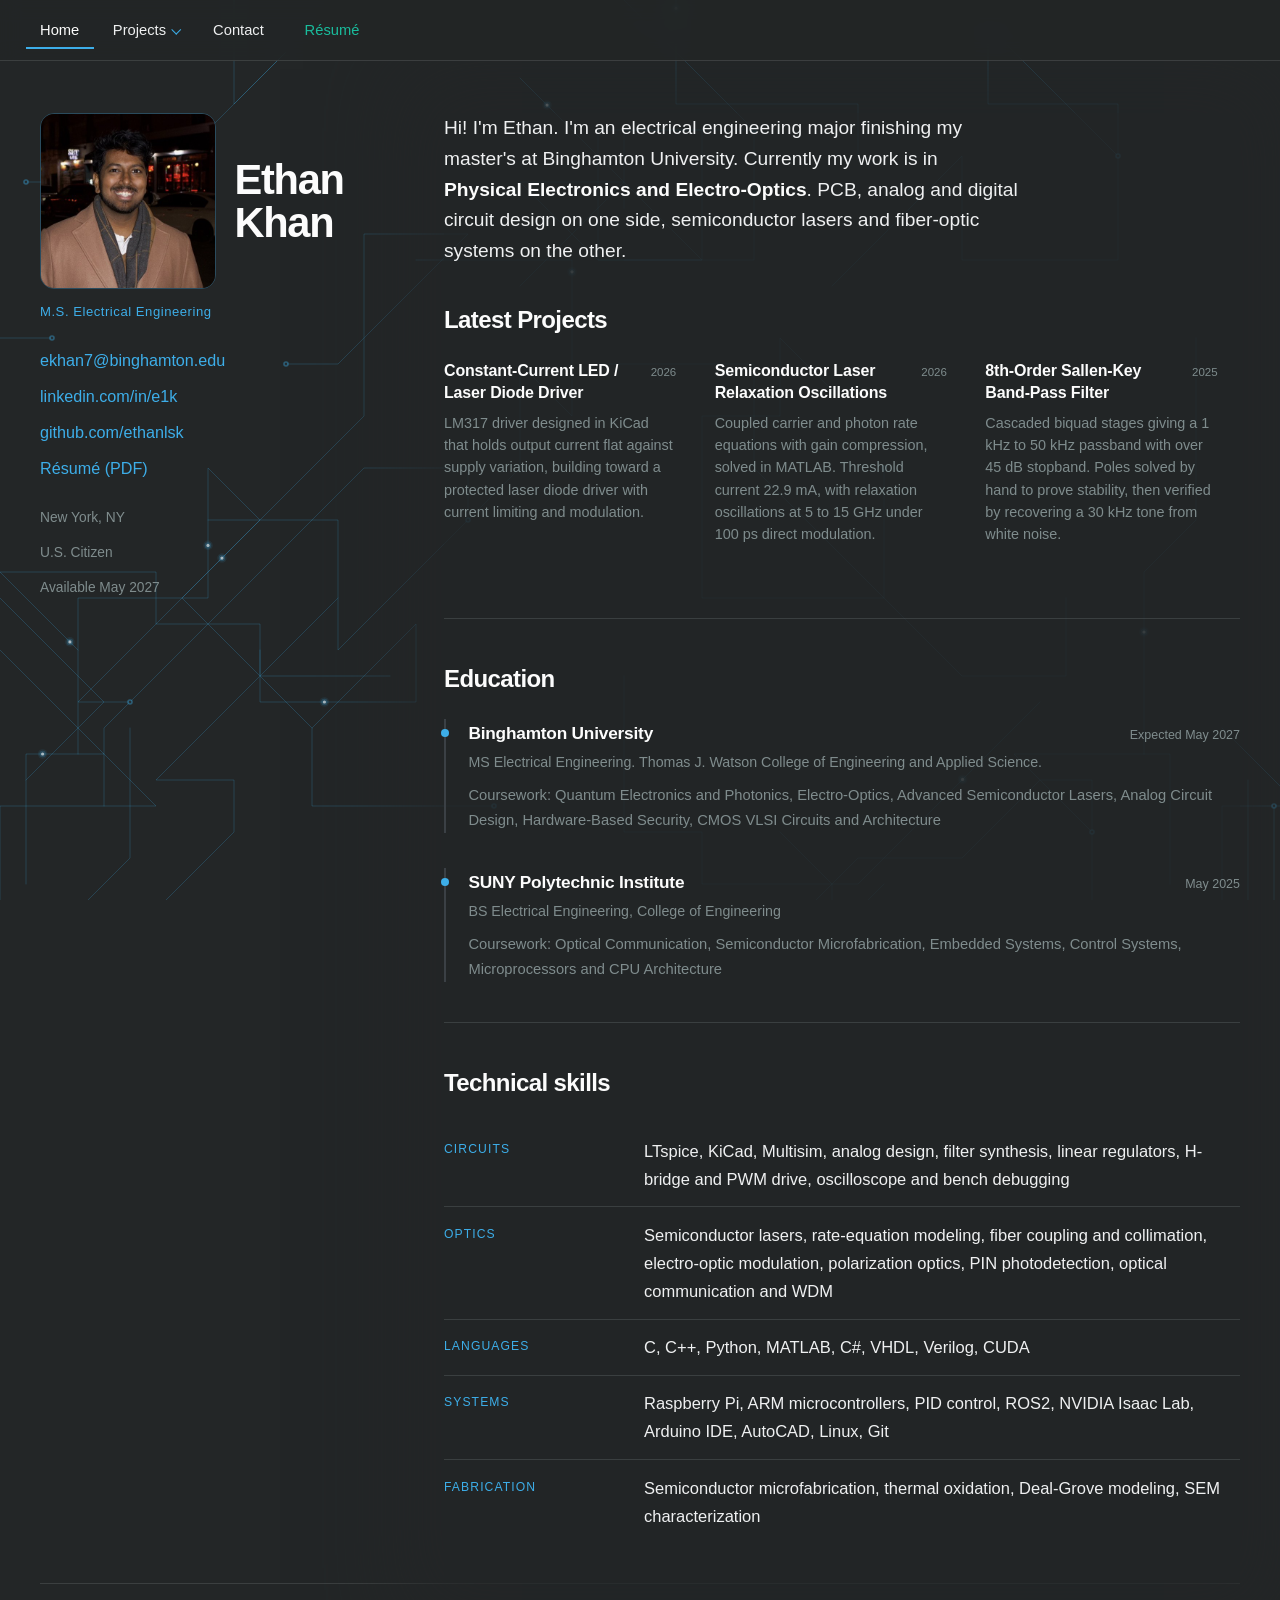
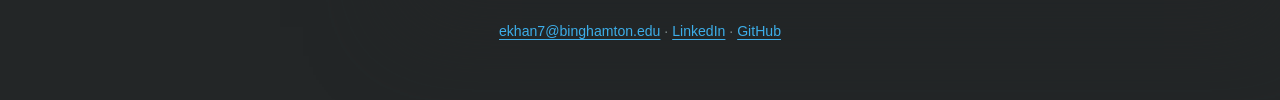
<file: index.html>
<!doctype html>
<html lang="en">
<script>
  // Arm the scroll-reveal styles. If site.js never runs, disarm them after a
  // beat so the figures can never be left permanently invisible.
  document.documentElement.className += " js";
  setTimeout(function () {
    if (!window.__revealArmed) {
      document.documentElement.className =
        document.documentElement.className.replace(/\bjs\b/, "");
    }
  }, 2500);
</script>
<head>
<meta charset="utf-8">
<meta name="viewport" content="width=device-width, initial-scale=1">
<title>Ethan Khan | Electrical Engineer</title>
<meta name="description" content="Ethan Khan, MS Electrical Engineering at Binghamton University. Electronics and optics: analog circuit design, semiconductor lasers, and embedded systems.">
<!-- Root-relative, and a real /favicon.ico: Safari falls back to that path and
     was not picking up a 330x334 PNG referenced relatively. -->
<link rel="icon" href="favicon.ico" sizes="any">
<link rel="icon" type="image/png" sizes="32x32" href="assets/icon-32.png">
<link rel="icon" type="image/png" sizes="192x192" href="assets/icon-192.png">
<link rel="apple-touch-icon" sizes="180x180" href="apple-touch-icon.png">
<link rel="preconnect" href="https://api.fontshare.com" crossorigin>
<link rel="preconnect" href="https://cdn.fontshare.com" crossorigin>
<link rel="stylesheet" href="https://api.fontshare.com/v2/css?f%5B%5D=ranade@400,500,700&display=swap">
<link rel="stylesheet" href="style.css">
</head>
<body class="home-page">
<canvas id="bg" aria-hidden="true"></canvas>

<header class="site-header">
  <div class="wrap wide">
    <nav class="tabs">
      <a href="/" class="active">Home</a>
      <details class="navdrop">
        <summary>Projects</summary>
        <div class="navmenu">
          <a href="/projects">All projects</a>
          <div class="sep"></div>
          <a href="/projects#optics">Optics &amp; Photonics</a>
          <a href="/projects#circuits">Circuits &amp; Power</a>
          <a href="/projects#robotics">Robotics &amp; Embedded</a>
          <a href="/projects#semiconductors">Semiconductors &amp; Fabrication</a>
        </div>
      </details>
      <a href="/contact">Contact</a>
      <a class="btn btn-sm ice" href="resume.pdf">Résumé</a>
    </nav>
  </div>
</header>

<div class="wrap wide has-meta">

  <div class="split">

    <!-- ---------------- left: name and contact ---------------- -->
    <aside class="identity">
      <div class="id-head">
        <img class="headshot" src="assets/headshot.jpg" width="82" height="82"
             alt="Ethan Khan">
        <h1><span>Ethan</span> <span>Khan</span></h1>
      </div>
      <p class="id-role">M.S. Electrical Engineering</p>

      <!-- Wrapped so the mobile breakpoint can move the whole block below the
           content; on a phone this is 320px of metadata nobody scrolls past. -->
      <div class="id-meta">
        <ul class="contact">
          <li><a href="mailto:ekhan7@binghamton.edu">ekhan7@binghamton.edu</a></li>
          <li><a href="https://www.linkedin.com/in/e1k/">linkedin.com/in/e1k</a></li>
          <li><a href="https://github.com/ethanlsk">github.com/ethanlsk</a></li>
          <li><a href="resume.pdf">Résumé (PDF)</a></li>
        </ul>

        <ul class="vitals">
          <li>New York, NY</li>
          <li>U.S. Citizen</li>
          <li>Available May 2027</li>
        </ul>

      </div>
    </aside>

    <!-- ---------------- right: content ---------------- -->
    <div class="maincol">

      <p class="lede">
        Hi! I'm Ethan. I'm an electrical engineering major finishing my master's at Binghamton
        University. Currently my work is in <strong>Physical Electronics and Electro-Optics</strong>.
        PCB, analog and digital circuit design on one side, semiconductor lasers and fiber-optic
        systems on the other.
      </p>

      <section class="first">
        <h2>Latest Projects</h2>

        <div class="proj-grid">

          <a class="proj" href="/projects/lm317-driver">
            <div class="proj-top">
              <span class="proj-name">Constant-Current LED / Laser Diode Driver</span>
              <span class="proj-when">2026</span>
            </div>
            <p class="proj-what">
              LM317 driver designed in KiCad that holds output current flat against supply
              variation, building toward a protected laser diode driver with current limiting
              and modulation.
            </p>
            <span class="proj-area">Circuits &amp; Power</span>
          </a>

          <a class="proj" href="/projects/laser-relaxation">
            <div class="proj-top">
              <span class="proj-name">Semiconductor Laser Relaxation Oscillations</span>
              <span class="proj-when">2026</span>
            </div>
            <p class="proj-what">
              Coupled carrier and photon rate equations with gain compression, solved in MATLAB.
              Threshold current 22.9 mA, with relaxation oscillations at 5 to 15 GHz under 100 ps
              direct modulation.
            </p>
            <span class="proj-area">Optics &amp; Photonics</span>
          </a>

          <a class="proj" href="/projects/sallen-key-filter">
            <div class="proj-top">
              <span class="proj-name">8th-Order Sallen-Key Band-Pass Filter</span>
              <span class="proj-when">2025</span>
            </div>
            <p class="proj-what">
              Cascaded biquad stages giving a 1 kHz to 50 kHz passband with over 45 dB stopband.
              Poles solved by hand to prove stability, then verified by recovering a 30 kHz tone
              from white noise.
            </p>
            <span class="proj-area">Circuits &amp; Power</span>
          </a>

        </div>
      </section>

      <section>
        <h2>Education</h2>

        <div class="role">
          <div class="role-head">
            <h3>Binghamton University</h3>
            <span class="meta">Expected May 2027</span>
          </div>
          <p class="where">
            MS Electrical Engineering.
            Thomas J. Watson College of Engineering and Applied Science.
          </p>
          <p class="coursework">
            Coursework: Quantum Electronics and Photonics, Electro-Optics, Advanced Semiconductor
            Lasers, Analog Circuit Design, Hardware-Based Security, CMOS VLSI Circuits and Architecture
          </p>
        </div>

        <div class="role">
          <div class="role-head">
            <h3>SUNY Polytechnic Institute</h3>
            <span class="meta">May 2025</span>
          </div>
          <p class="where">BS Electrical Engineering, College of Engineering</p>
          <p class="coursework">
            Coursework: Optical Communication, Semiconductor Microfabrication, Embedded Systems,
            Control Systems, Microprocessors and CPU Architecture
          </p>
        </div>
      </section>

      <section>
        <h2>Technical skills</h2>
        <dl style="margin:0">
          <div class="skill-line">
            <dt>Circuits</dt>
            <dd>LTspice, KiCad, Multisim, analog design, filter synthesis, linear regulators,
                H-bridge and PWM drive, oscilloscope and bench debugging</dd>
          </div>
          <div class="skill-line">
            <dt>Optics</dt>
            <dd>Semiconductor lasers, rate-equation modeling, fiber coupling and collimation,
                electro-optic modulation, polarization optics, PIN photodetection, optical
                communication and WDM</dd>
          </div>
          <div class="skill-line">
            <dt>Languages</dt>
            <dd>C, C++, Python, MATLAB, C#, VHDL, Verilog, CUDA</dd>
          </div>
          <div class="skill-line">
            <dt>Systems</dt>
            <dd>Raspberry Pi, ARM microcontrollers, PID control, ROS2, NVIDIA Isaac Lab, Arduino IDE,
                AutoCAD, Linux, Git</dd>
          </div>
          <div class="skill-line">
            <dt>Fabrication</dt>
            <dd>Semiconductor microfabrication, thermal oxidation, Deal-Grove modeling, SEM
                characterization</dd>
          </div>
        </dl>
      </section>

    </div>
  </div>

  <footer>
    <p>
      <a href="mailto:ekhan7@binghamton.edu">ekhan7@binghamton.edu</a> ·
      <a href="https://www.linkedin.com/in/e1k/">LinkedIn</a> ·
      <a href="https://github.com/ethanlsk">GitHub</a>
    </p>
  </footer>

</div>
<script src="background.js"></script>
<script src="site.js"></script>
</body>
</html>
</file>
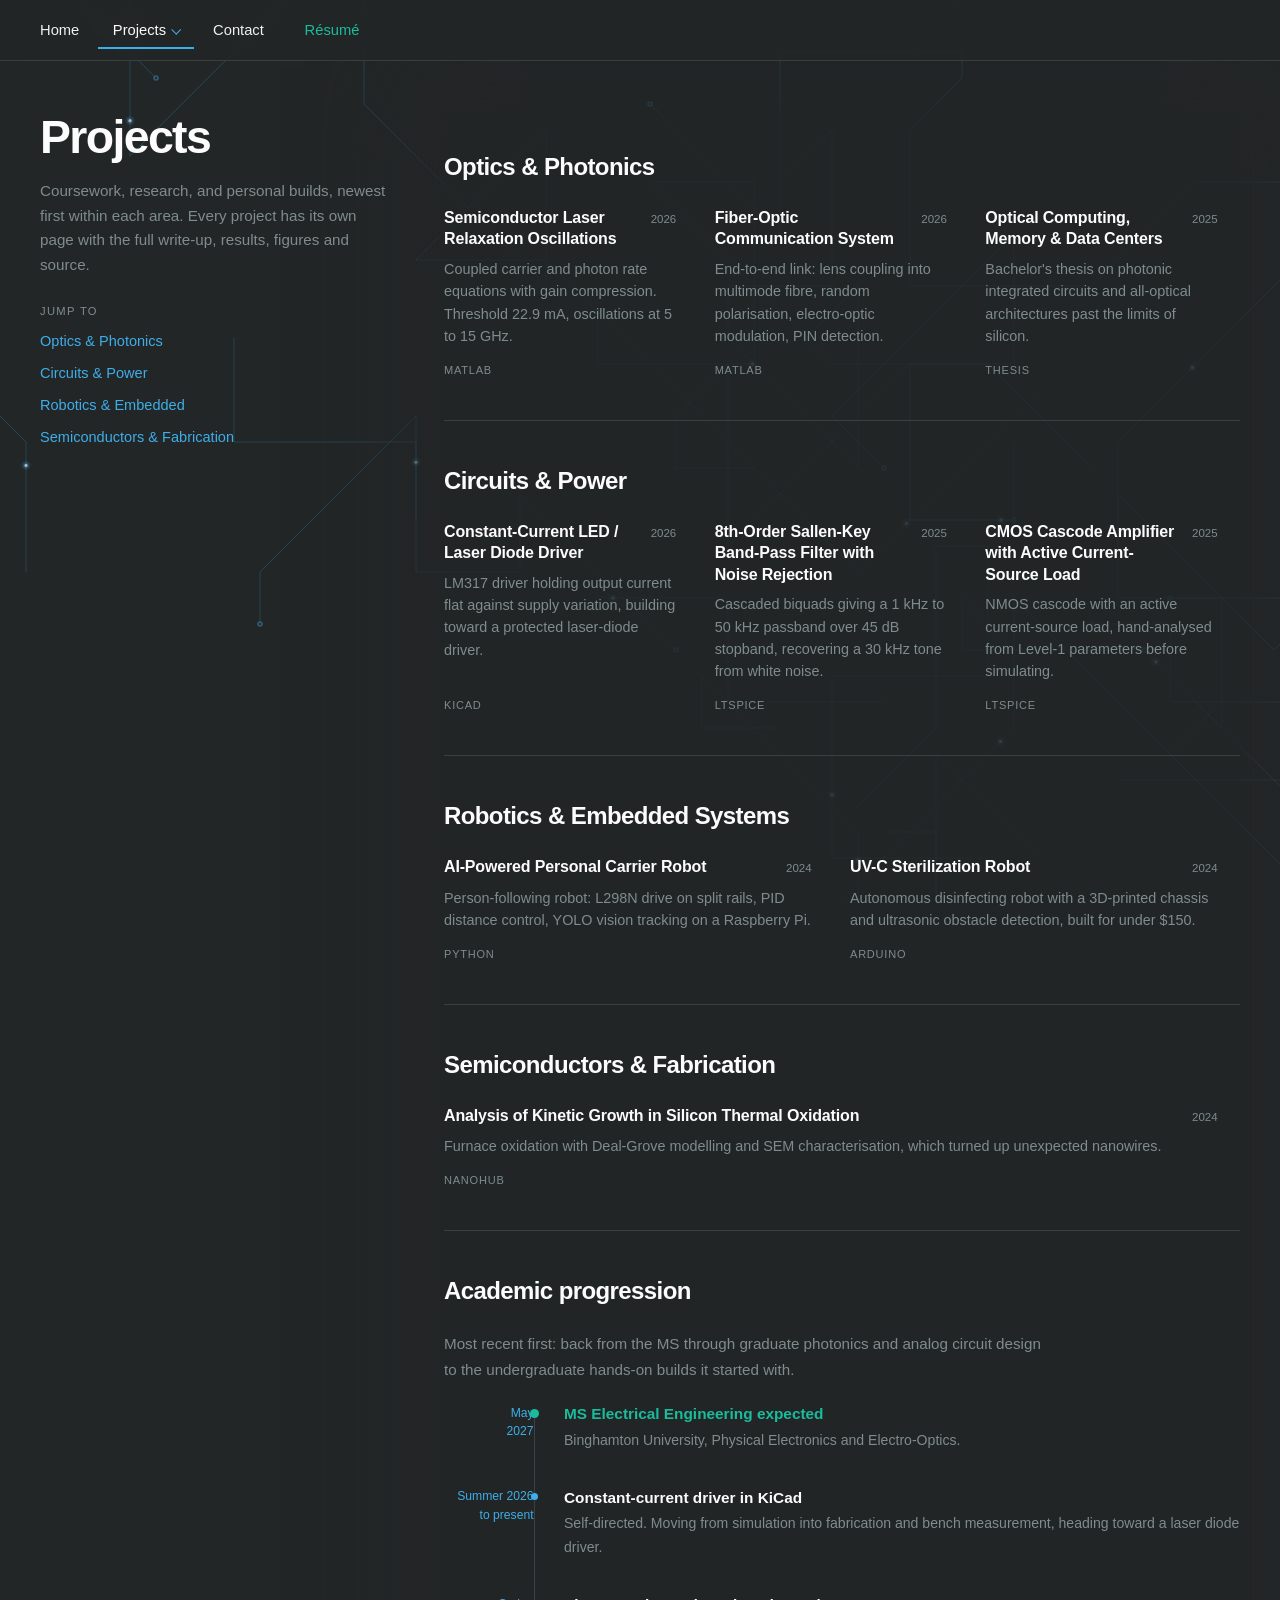
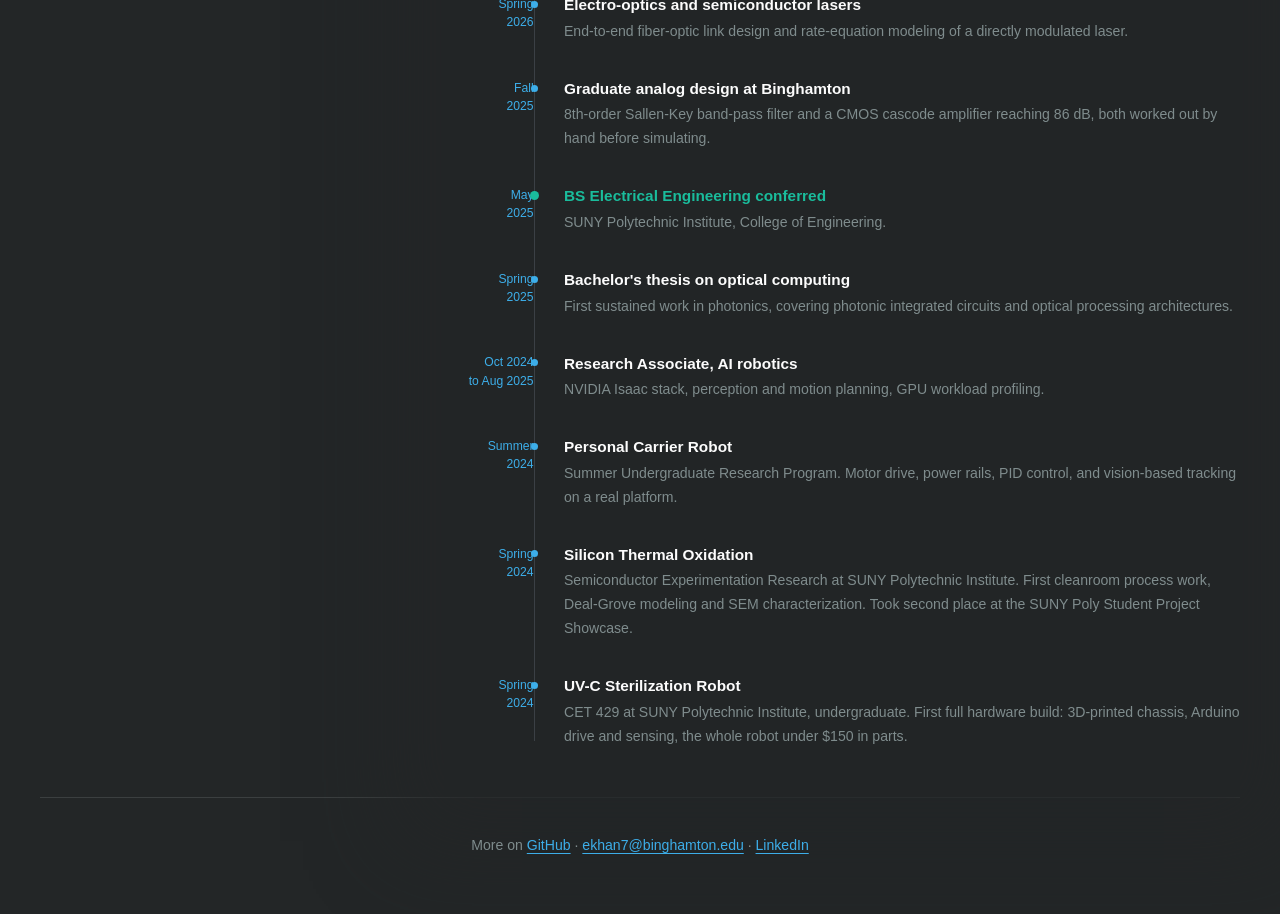
<file: projects/index.html>
<!doctype html>
<html lang="en">
<head>
<meta charset="utf-8">
<meta name="viewport" content="width=device-width, initial-scale=1">
<title>Projects | Ethan Khan</title>
<meta name="description" content="Engineering projects by Ethan Khan: optics and photonics, analog circuits and power, robotics and embedded systems, semiconductor fabrication.">
<link rel="canonical" href="https://ethanlsk.com/projects">

<meta property="og:type" content="website">
<meta property="og:site_name" content="Ethan Khan">
<meta property="og:title" content="Projects | Ethan Khan">
<meta property="og:description" content="Engineering projects by Ethan Khan: optics and photonics, analog circuits and power, robotics and embedded systems, semiconductor fabrication.">
<meta property="og:url" content="https://ethanlsk.com/projects">
<meta property="og:image" content="https://ethanlsk.com/assets/laser-three-panel.jpg">
<meta name="twitter:card" content="summary_large_image">

<link rel="icon" href="../favicon.ico" sizes="any">
<link rel="icon" type="image/png" sizes="32x32" href="../assets/icon-32.png">
<link rel="icon" type="image/png" sizes="192x192" href="../assets/icon-192.png">
<link rel="apple-touch-icon" sizes="180x180" href="../apple-touch-icon.png">
<link rel="preconnect" href="https://api.fontshare.com" crossorigin>
<link rel="preconnect" href="https://cdn.fontshare.com" crossorigin>
<link rel="stylesheet" href="https://api.fontshare.com/v2/css?f%5B%5D=ranade@400,500,700&display=swap">
<link rel="stylesheet" href="../style.css">
<script>
  // Arm the scroll-reveal styles. If site.js never runs, disarm them after a
  // beat so figures can never be left permanently invisible.
  document.documentElement.className += " js";
  setTimeout(function () {
    if (!window.__revealArmed) {
      document.documentElement.className =
        document.documentElement.className.replace(/\bjs\b/, "");
    }
  }, 2500);
</script>
</head><body class="projects-page">
<canvas id="bg" aria-hidden="true"></canvas>

<header class="site-header">
  <div class="wrap wide">
    <nav class="tabs">
      <a href="/">Home</a>
      <details class="navdrop active">
        <summary>Projects</summary>
        <div class="navmenu">
          <a href="/projects">All projects</a>
          <div class="sep"></div>
          <a href="/projects#optics">Optics &amp; Photonics</a>
          <a href="/projects#circuits">Circuits &amp; Power</a>
          <a href="/projects#robotics">Robotics &amp; Embedded</a>
          <a href="/projects#semiconductors">Semiconductors &amp; Fabrication</a>
        </div>
      </details>
      <a href="/contact">Contact</a>
      <a class="btn btn-sm ice" href="../resume.pdf">R&eacute;sum&eacute;</a>
    </nav>
  </div>
</header>

<div class="wrap wide">

  <div class="split">

    <aside class="identity">
      <h1 class="railtitle">Projects</h1>
      <p class="rail-note">
        Coursework, research, and personal builds, newest first within each area.
        Every project has its own page with the full write-up, results, figures and source.
      </p>
      <ul class="rail-links">
        <li><span class="sep-label">Jump to</span></li>
        <li><a href="#optics">Optics &amp; Photonics</a></li>
        <li><a href="#circuits">Circuits &amp; Power</a></li>
        <li><a href="#robotics">Robotics &amp; Embedded</a></li>
        <li><a href="#semiconductors">Semiconductors &amp; Fabrication</a></li>
      </ul>
    </aside>

    <div class="maincol">

  <section id="optics" class="first">
    <h2>Optics &amp; Photonics</h2>
    <div class="proj-grid">
        <a class="proj" href="/projects/laser-relaxation">
          <div class="proj-top">
            <span class="proj-name">Semiconductor Laser Relaxation Oscillations</span>
            <span class="proj-when">2026</span>
          </div>
          <p class="proj-what">Coupled carrier and photon rate equations with gain compression. Threshold 22.9 mA, oscillations at 5 to 15 GHz.</p>
          <span class="proj-area">MATLAB</span>
        </a>
        <a class="proj" href="/projects/fiber-optic-link">
          <div class="proj-top">
            <span class="proj-name">Fiber-Optic Communication System</span>
            <span class="proj-when">2026</span>
          </div>
          <p class="proj-what">End-to-end link: lens coupling into multimode fibre, random polarisation, electro-optic modulation, PIN detection.</p>
          <span class="proj-area">MATLAB</span>
        </a>
        <a class="proj" href="/projects/optical-computing">
          <div class="proj-top">
            <span class="proj-name">Optical Computing, Memory &amp; Data Centers</span>
            <span class="proj-when">2025</span>
          </div>
          <p class="proj-what">Bachelor's thesis on photonic integrated circuits and all-optical architectures past the limits of silicon.</p>
          <span class="proj-area">Thesis</span>
        </a>
    </div>
  </section>
  <section id="circuits">
    <h2>Circuits &amp; Power</h2>
    <div class="proj-grid">
        <a class="proj" href="/projects/lm317-driver">
          <div class="proj-top">
            <span class="proj-name">Constant-Current LED / Laser Diode Driver</span>
            <span class="proj-when">2026</span>
          </div>
          <p class="proj-what">LM317 driver holding output current flat against supply variation, building toward a protected laser-diode driver.</p>
          <span class="proj-area">KiCad</span>
        </a>
        <a class="proj" href="/projects/sallen-key-filter">
          <div class="proj-top">
            <span class="proj-name">8th-Order Sallen-Key Band-Pass Filter with Noise Rejection</span>
            <span class="proj-when">2025</span>
          </div>
          <p class="proj-what">Cascaded biquads giving a 1 kHz to 50 kHz passband over 45 dB stopband, recovering a 30 kHz tone from white noise.</p>
          <span class="proj-area">LTspice</span>
        </a>
        <a class="proj" href="/projects/cascode-amplifier">
          <div class="proj-top">
            <span class="proj-name">CMOS Cascode Amplifier with Active Current-Source Load</span>
            <span class="proj-when">2025</span>
          </div>
          <p class="proj-what">NMOS cascode with an active current-source load, hand-analysed from Level-1 parameters before simulating.</p>
          <span class="proj-area">LTspice</span>
        </a>
    </div>
  </section>
  <section id="robotics">
    <h2>Robotics &amp; Embedded Systems</h2>
    <div class="proj-grid">
        <a class="proj" href="/projects/carrier-robot">
          <div class="proj-top">
            <span class="proj-name">AI-Powered Personal Carrier Robot</span>
            <span class="proj-when">2024</span>
          </div>
          <p class="proj-what">Person-following robot: L298N drive on split rails, PID distance control, YOLO vision tracking on a Raspberry Pi.</p>
          <span class="proj-area">Python</span>
        </a>
        <a class="proj" href="/projects/uvc-robot">
          <div class="proj-top">
            <span class="proj-name">UV-C Sterilization Robot</span>
            <span class="proj-when">2024</span>
          </div>
          <p class="proj-what">Autonomous disinfecting robot with a 3D-printed chassis and ultrasonic obstacle detection, built for under $150.</p>
          <span class="proj-area">Arduino</span>
        </a>
    </div>
  </section>
  <section id="semiconductors">
    <h2>Semiconductors &amp; Fabrication</h2>
    <div class="proj-grid">
        <a class="proj" href="/projects/thermal-oxidation">
          <div class="proj-top">
            <span class="proj-name">Analysis of Kinetic Growth in Silicon Thermal Oxidation</span>
            <span class="proj-when">2024</span>
          </div>
          <p class="proj-what">Furnace oxidation with Deal-Grove modelling and SEM characterisation, which turned up unexpected nanowires.</p>
          <span class="proj-area">nanoHUB</span>
        </a>
    </div>
  </section>

  <section>
    <h2>Academic progression</h2>
    <p style="max-width:38rem;color:var(--dim);font-size:.95rem">
      Most recent first: back from the MS through graduate photonics and analog circuit
      design to the undergraduate hands-on builds it started with.
    </p>
    <ul class="timeline">
      <li class="tl-item milestone">
        <div class="tl-when">May<br>2027</div>
        <div class="tl-body">
          <div class="tl-title">MS Electrical Engineering expected</div>
          <p class="tl-note">Binghamton University, Physical Electronics and Electro-Optics.</p>
        </div>
      </li>
      <li class="tl-item">
        <div class="tl-when">Summer 2026<br>to present</div>
        <div class="tl-body">
          <div class="tl-title">Constant-current driver in KiCad</div>
          <p class="tl-note">
            Self-directed. Moving from simulation into fabrication and bench measurement,
            heading toward a laser diode driver.
          </p>
        </div>
      </li>
      <li class="tl-item">
        <div class="tl-when">Spring<br>2026</div>
        <div class="tl-body">
          <div class="tl-title">Electro-optics and semiconductor lasers</div>
          <p class="tl-note">
            End-to-end fiber-optic link design and rate-equation modeling of a directly
            modulated laser.
          </p>
        </div>
      </li>
      <li class="tl-item">
        <div class="tl-when">Fall<br>2025</div>
        <div class="tl-body">
          <div class="tl-title">Graduate analog design at Binghamton</div>
          <p class="tl-note">
            8th-order Sallen-Key band-pass filter and a CMOS cascode amplifier reaching 86 dB,
            both worked out by hand before simulating.
          </p>
        </div>
      </li>
      <li class="tl-item milestone">
        <div class="tl-when">May<br>2025</div>
        <div class="tl-body">
          <div class="tl-title">BS Electrical Engineering conferred</div>
          <p class="tl-note">SUNY Polytechnic Institute, College of Engineering.</p>
        </div>
      </li>
      <li class="tl-item">
        <div class="tl-when">Spring<br>2025</div>
        <div class="tl-body">
          <div class="tl-title">Bachelor's thesis on optical computing</div>
          <p class="tl-note">
            First sustained work in photonics, covering photonic integrated circuits and
            optical processing architectures.
          </p>
        </div>
      </li>
      <li class="tl-item">
        <div class="tl-when">Oct 2024<br>to Aug 2025</div>
        <div class="tl-body">
          <div class="tl-title">Research Associate, AI robotics</div>
          <p class="tl-note">
            NVIDIA Isaac stack, perception and motion planning, GPU workload profiling.
          </p>
        </div>
      </li>
      <li class="tl-item">
        <div class="tl-when">Summer<br>2024</div>
        <div class="tl-body">
          <div class="tl-title">Personal Carrier Robot</div>
          <p class="tl-note">
            Summer Undergraduate Research Program. Motor drive, power rails, PID control,
            and vision-based tracking on a real platform.
          </p>
        </div>
      </li>
      <li class="tl-item">
        <div class="tl-when">Spring<br>2024</div>
        <div class="tl-body">
          <div class="tl-title">Silicon Thermal Oxidation</div>
          <p class="tl-note">
            Semiconductor Experimentation Research at SUNY Polytechnic Institute. First cleanroom
            process work, Deal-Grove modeling and SEM characterization. Took second place at the
            SUNY Poly Student Project Showcase.
          </p>
        </div>
      </li>
      <li class="tl-item">
        <div class="tl-when">Spring<br>2024</div>
        <div class="tl-body">
          <div class="tl-title">UV-C Sterilization Robot</div>
          <p class="tl-note">
            CET 429 at SUNY Polytechnic Institute, undergraduate. First full hardware build:
            3D-printed chassis, Arduino drive and sensing, the whole robot under $150 in parts.
          </p>
        </div>
      </li>
    </ul>
  </section>

    </div>
  </div>

  <footer>
    <p>
      More on <a href="https://github.com/ethanlsk">GitHub</a> ·
      <a href="mailto:ekhan7@binghamton.edu">ekhan7@binghamton.edu</a> ·
      <a href="https://www.linkedin.com/in/e1k/">LinkedIn</a>
    </p>
  </footer>

</div>
<script src="../background.js"></script>
<script src="../site.js"></script>
</body>
</html>
</file>
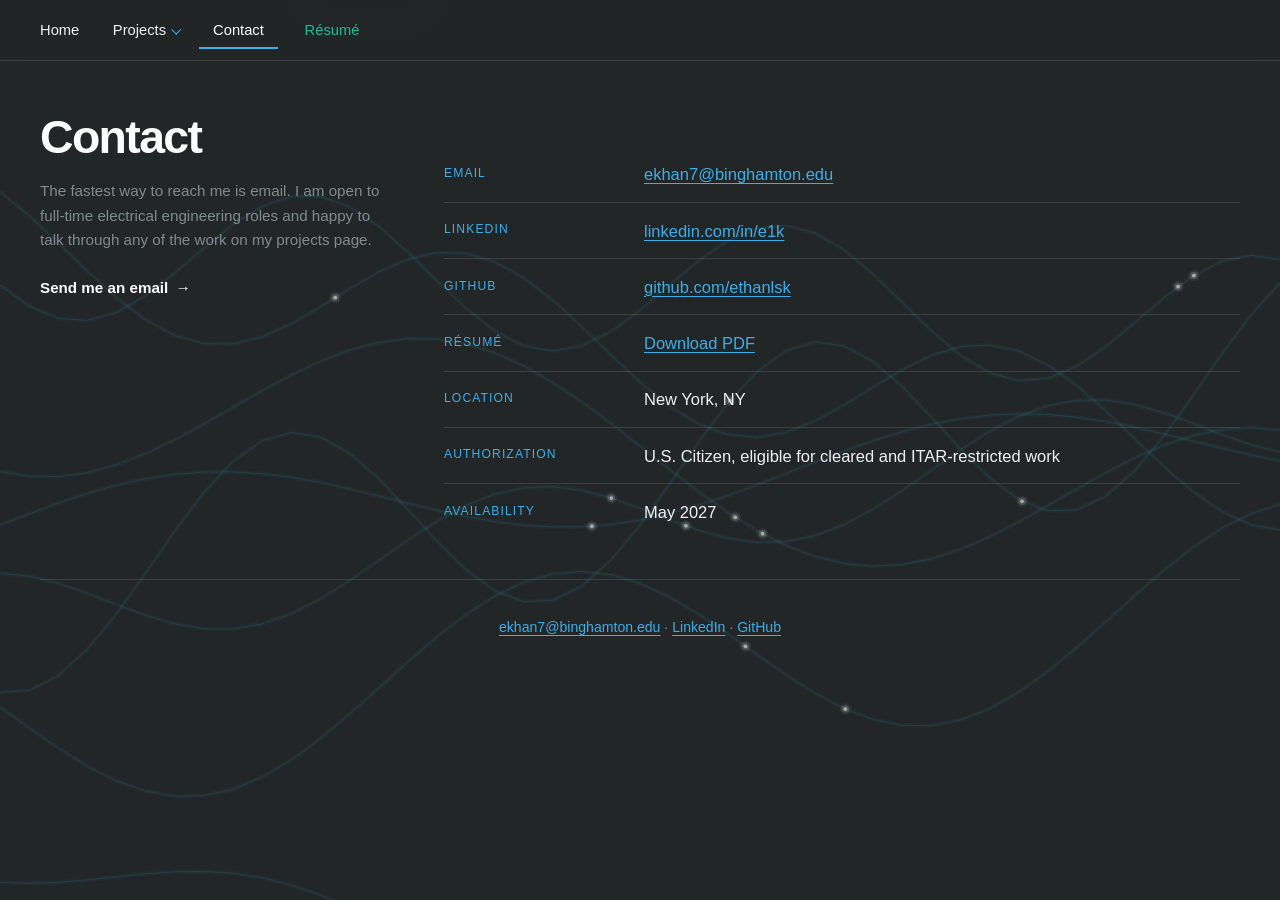
<file: contact.html>
<!doctype html>
<html lang="en">
<script>
  // Arm the scroll-reveal styles. If site.js never runs, disarm them after a
  // beat so the figures can never be left permanently invisible.
  document.documentElement.className += " js";
  setTimeout(function () {
    if (!window.__revealArmed) {
      document.documentElement.className =
        document.documentElement.className.replace(/\bjs\b/, "");
    }
  }, 2500);
</script>
<head>
<meta charset="utf-8">
<meta name="viewport" content="width=device-width, initial-scale=1">
<title>Contact | Ethan Khan</title>
<meta name="description" content="Contact Ethan Khan, electrical engineer. Email, LinkedIn, GitHub, and résumé.">
<!-- Root-relative, and a real /favicon.ico: Safari falls back to that path and
     was not picking up a 330x334 PNG referenced relatively. -->
<link rel="icon" href="favicon.ico" sizes="any">
<link rel="icon" type="image/png" sizes="32x32" href="assets/icon-32.png">
<link rel="icon" type="image/png" sizes="192x192" href="assets/icon-192.png">
<link rel="apple-touch-icon" sizes="180x180" href="apple-touch-icon.png">
<link rel="preconnect" href="https://api.fontshare.com" crossorigin>
<link rel="preconnect" href="https://cdn.fontshare.com" crossorigin>
<link rel="stylesheet" href="https://api.fontshare.com/v2/css?f%5B%5D=ranade@400,500,700&display=swap">
<link rel="stylesheet" href="style.css">
</head>
<body>
<canvas id="bg" aria-hidden="true"></canvas>

<header class="site-header">
  <div class="wrap wide">
    <nav class="tabs">
      <a href="/">Home</a>
      <details class="navdrop">
        <summary>Projects</summary>
        <div class="navmenu">
          <a href="/projects">All projects</a>
          <div class="sep"></div>
          <a href="/projects#optics">Optics &amp; Photonics</a>
          <a href="/projects#circuits">Circuits &amp; Power</a>
          <a href="/projects#robotics">Robotics &amp; Embedded</a>
          <a href="/projects#semiconductors">Semiconductors &amp; Fabrication</a>
        </div>
      </details>
      <a href="/contact" class="active">Contact</a>
      <a class="btn btn-sm ice" href="resume.pdf">Résumé</a>
    </nav>
  </div>
</header>

<div class="wrap wide">

  <div class="split">

    <!-- ---------------- left: page title and intro ---------------- -->
    <aside class="identity">
      <h1 class="railtitle">Contact</h1>
      <p class="rail-note">
        The fastest way to reach me is email. I am open to full-time electrical engineering roles
        and happy to talk through any of the work on my projects page.
      </p>
      <a class="btn primary" href="mailto:ekhan7@binghamton.edu"
         style="margin-top:1.4rem">Send me an email</a>
    </aside>

    <!-- ---------------- right: details ---------------- -->
    <div class="maincol">

  <section class="first">
    <dl style="margin:0">
      <div class="skill-line">
        <dt>Email</dt>
        <dd><a href="mailto:ekhan7@binghamton.edu">ekhan7@binghamton.edu</a></dd>
      </div>
      <div class="skill-line">
        <dt>LinkedIn</dt>
        <dd><a href="https://www.linkedin.com/in/e1k/">linkedin.com/in/e1k</a></dd>
      </div>
      <div class="skill-line">
        <dt>GitHub</dt>
        <dd><a href="https://github.com/ethanlsk">github.com/ethanlsk</a></dd>
      </div>
      <div class="skill-line">
        <dt>Résumé</dt>
        <dd><a href="resume.pdf">Download PDF</a></dd>
      </div>
      <div class="skill-line">
        <dt>Location</dt>
        <dd>New York, NY</dd>
      </div>
      <div class="skill-line">
        <dt>Authorization</dt>
        <dd>U.S. Citizen, eligible for cleared and ITAR-restricted work</dd>
      </div>
      <div class="skill-line">
        <dt>Availability</dt>
        <dd>May 2027</dd>
      </div>
    </dl>
  </section>

    </div>
  </div>

  <footer>
    <p>
      <a href="mailto:ekhan7@binghamton.edu">ekhan7@binghamton.edu</a> ·
      <a href="https://www.linkedin.com/in/e1k/">LinkedIn</a> ·
      <a href="https://github.com/ethanlsk">GitHub</a>
    </p>
  </footer>

</div>
<script src="background.js"></script>
<script src="site.js"></script>
</body>
</html>
</file>
<file: style.css>
/* ==========================================================================
   ethanlsk.com
   Palette: Material Theme (Darker)
   ========================================================================== */

:root {
  /* Konsole Breeze Dark. Background and foreground are the terminal scheme's
     own values; the accents are its blue and cyan. */
  --base:   #232627;  /* Breeze terminal background */
  --panel:  #31363B;  /* Breeze Dark panel          */
  --raised: #3B4045;  /* hover states, insets       */
  --ice:    #1ABC9C;  /* Breeze cyan, second accent */
  --blue:   #3DAEE9;  /* Breeze blue, primary       */
  --pale:   #EFF0F1;  /* Breeze window text         */

  --bright:   #FCFCFC;   /* Breeze terminal foreground */
  --dim:      #7F8C8D;   /* Breeze intense black       */
  --well:     #1B1E1F;
  --line:     rgba(61, 174, 233, 0.28);
  --line-dim: rgba(239, 240, 241, 0.12);

  /* Ranade (Fontshare) throughout. --mono is the small tracked label face,
     which is now Ranade too; only literal code keeps a real monospace, since
     it needs the alignment. */
  --sans: "Ranade", -apple-system, BlinkMacSystemFont, "Segoe UI", Roboto, Helvetica, Arial, sans-serif;
  --mono: "Ranade", -apple-system, BlinkMacSystemFont, "Segoe UI", Roboto, Helvetica, Arial, sans-serif;
  --code: ui-monospace, SFMono-Regular, "SF Mono", Menlo, Consolas, monospace;
}

* { box-sizing: border-box; }

/* particle field, painted behind all content by particles.js */
#bg {
  position: fixed;
  inset: 0;
  width: 100%;
  height: 100%;
  z-index: -1;
  display: block;
  pointer-events: none;
}

body {
  margin: 0;
  background: var(--base);
  color: var(--pale);
  font-family: var(--sans);
  font-size: 16.5px;
  line-height: 1.7;
  -webkit-font-smoothing: antialiased;
}

.wrap { max-width: 50rem; margin: 0 auto; padding: 0 1.5rem; }
.wrap.wide { max-width: 79rem; padding: 0 2rem; }

a { color: var(--blue); text-underline-offset: 3px; }
a:hover { color: #93CEE9; }

img { max-width: 100%; height: auto; display: block; }

/* ---------------- header ---------------- */

.site-header {
  border-bottom: 1px solid var(--line-dim);
  background: rgba(35, 38, 39, 0.82);
  position: sticky;
  top: 0;
  z-index: 20;
  -webkit-backdrop-filter: blur(10px);
  backdrop-filter: blur(10px);
}
.site-header .wrap {
  display: flex;
  align-items: center;
  justify-content: flex-start;
  gap: .4rem 1rem;
  flex-wrap: wrap;
  padding-top: .7rem;
  padding-bottom: .7rem;
}

.tabs {
  display: flex;
  gap: .3rem;
  align-items: center;
  flex-wrap: wrap;
  justify-content: flex-start;
  /* pull the row left by the first tab's padding so the nav text,
     not its hover box, lines up with the content edge below */
  margin-left: -.9rem;
}
.tabs .btn-sm { margin-left: .45rem; }

/* nav dropdown */
.navdrop { position: relative; }
.navdrop > summary {
  list-style: none;
  cursor: pointer;
  display: inline-flex;
  align-items: center;
  gap: .4rem;
  font-size: .92rem;
  color: var(--pale);
  padding: .4rem .9rem;
  transition: color .15s;
  user-select: none;
}
.navdrop > summary::-webkit-details-marker { display: none; }
.navdrop > summary::marker { content: ""; }
.navdrop > summary:hover { color: var(--bright); }
.navdrop.active > summary { color: var(--bright); box-shadow: inset 0 -2px 0 var(--blue); }
.navdrop > summary::after {
  content: "";
  width: .38rem; height: .38rem;
  border-right: 1.5px solid var(--blue);
  border-bottom: 1.5px solid var(--blue);
  transform: rotate(45deg) translateY(-1px);
  transition: transform .2s;
}
.navdrop[open] > summary::after { transform: rotate(-135deg) translateY(-1px); }

.navmenu {
  position: absolute;
  top: calc(100% + .3rem);
  left: 0;
  min-width: 15rem;
  /* No panel. It still needs to be opaque, or page text shows through the
     menu, so it takes the page colour rather than a card colour. */
  background: var(--base);
  padding: .5rem 0;
  z-index: 40;
}
.navmenu a {
  display: block;
  font-size: .9rem;
  color: var(--pale);
  text-decoration: none;
  padding: .42rem .9rem;
  white-space: nowrap;
  border: none;
}
.navmenu a:hover { color: var(--blue); }
.navmenu .sep {
  height: 1px;
  background: var(--line-dim);
  margin: .4rem .9rem;
}

@media (max-width: 46rem) {
  .navmenu { min-width: 13rem; }
  .site-header .wrap { padding-left: 1.25rem; padding-right: 1.25rem; }
  .tabs { width: 100%; }
}
.tabs a {
  font-size: .92rem;
  color: var(--pale);
  text-decoration: none;
  padding: .4rem .9rem;
  transition: color .15s;
}
.tabs a:hover { color: var(--bright); }
.tabs a.active { color: var(--bright); box-shadow: inset 0 -2px 0 var(--blue); }

/* ---------------- split layout (home) ---------------- */

.split {
  display: grid;
  grid-template-columns: 22rem minmax(0, 1fr);
  gap: 0 3.25rem;
  padding-top: 3.25rem;
  align-items: start;
}

.identity { position: sticky; top: 4.9rem; padding-bottom: 2rem; min-width: 0; }
.id-head {
  display: flex;
  align-items: center;
  gap: 1.15rem;
  margin: 0 0 .8rem;
}
.headshot {
  flex: 0 0 auto;
  width: 176px;
  height: 176px;
  border-radius: 14px;        /* square, as the source photo is */
  object-fit: cover;
  border: 1px solid var(--line);
}
.id-name { min-width: 0; }
.id-role {
  font-family: var(--mono);
  font-size: .82rem;
  letter-spacing: .04em;
  line-height: 1.45;
  color: var(--blue);
  margin: 0 0 1.15rem;
}
.identity h1 span { display: block; }
.identity h1 {
  font-size: clamp(2.15rem, 4.2vw, 2.6rem);
  line-height: 1.04;
  letter-spacing: -0.03em;
  margin: 0;
  color: var(--bright);
}
.title-line {
  font-family: var(--mono);
  font-size: .8rem;
  letter-spacing: .13em;
  text-transform: uppercase;
  color: var(--blue);
  margin: 0;
}

.contact { list-style: none; padding: 0; margin: 1.6rem 0 0; font-size: 1.01rem; }
.contact li { margin-bottom: .55rem; }
.contact a { text-decoration: none; word-break: break-word; }
.contact a:hover { text-decoration: underline; }

.vitals {
  list-style: none;
  padding: 0;
  margin: 1.4rem 0 0;
  font-family: var(--mono);
  font-size: .86rem;
  color: var(--dim);
  line-height: 1.95;
}

.maincol { min-width: 0; }
.maincol > .lede { margin-bottom: 0; }
.maincol section.first { border-top: none; padding-top: 2.1rem; }
.coursework { font-size: .92rem; color: var(--dim); margin: 0; }

@media (max-width: 58rem) {
  /* One column, and the rail stops being a sidebar. `display: contents` drops
     the <aside> box so its children become flex items of .split directly,
     which lets the contact block be ordered AFTER the content instead of
     sitting between the visitor and the work. */
  /* Grid, not flex: in a column flex container the line's cross-size grows to
     the widest item, so .maincol's min-content (wide results tables) would drag
     the whole column past the viewport. A minmax(0, 1fr) grid track caps it,
     and grid items honour `order` just the same. */
  .split {
    display: grid;
    grid-template-columns: minmax(0, 1fr);
    gap: 1.15rem;
    padding-top: 1.75rem;
  }
  .identity { display: contents; }
  .identity > * { order: 1; }   /* whole rail above the content ... */
  .maincol      { order: 2; min-width: 0; }
  .id-meta      { order: 3; }   /* ... except the contact block, which goes last */

  /* rail children are flex items now, so the flex gap owns their spacing */
  .id-role { margin: 0; }     /* the grid gap spaces these on mobile */
  .rail-note { margin: 0; }
  h1.railtitle { margin: 0; font-size: clamp(1.9rem, 8vw, 2.3rem); }

  /* the same four links already sit in the Projects nav dropdown */
  .rail-links { display: none; }

  .identity > .btn { width: auto; }

  /* .id-meta already lists email, LinkedIn, GitHub and the resume right above
     it, so the footer would repeat itself on a phone. */
  .has-meta > footer { display: none; }

  .id-head { gap: 1rem; margin: 0; }
  .headshot { width: 124px; height: 124px; border-radius: 12px; }
  .identity h1 { font-size: 1.95rem; }
  .identity h1 span { display: inline; }

  .maincol section.first { padding-top: 0; }
  .maincol > .lede { margin-bottom: 1.4rem; }
  section { padding: 1.85rem 0; }
  .lede { font-size: 1.06rem; margin-bottom: 0; }

  /* the contact block reads as a footer card once it is at the bottom */
  .id-meta {
    border-top: 1px solid var(--line-dim);
    padding-top: 1.5rem;
    margin-top: .5rem;
  }
  /* thumb-sized tap targets */
  .contact li { margin-bottom: 0; }
  .contact a { display: block; padding: .62rem 0; }
}

/* ---------------- hero (projects page) ---------------- */

.hero { padding: 4rem 0 2.5rem; }



.hero h1 {
  font-size: clamp(2.4rem, 7.5vw, 3.6rem);
  line-height: 1.04;
  letter-spacing: -0.035em;
  margin: 0 0 1.1rem;
  color: var(--bright);
}
.lede {
  font-size: 1.2rem;
  line-height: 1.6;
  max-width: 36rem;
  margin: 0 0 2rem;
}
.lede strong { color: var(--bright); font-weight: 600; }


/* ---------------- buttons ---------------- */

.linkrow { display: flex; flex-wrap: wrap; gap: .55rem; }
/* A link with a trailing arrow rather than a filled control, so nothing on the
   page carries a box. The arrow and the hover underline carry the affordance. */
.btn {
  display: inline-flex;
  align-items: center;
  gap: .45rem;
  font-size: .95rem;
  font-weight: 500;
  text-decoration: none;
  color: var(--blue);
  background: none;
  border: 0;
  padding: 0;
  transition: color .15s;
}
.btn::after { content: "\2192"; transition: transform .15s; }
.btn:hover {
  color: var(--bright);
  text-decoration: underline;
  text-underline-offset: 4px;
}
.btn:hover::after { transform: translateX(3px); }
.btn.primary { color: var(--bright); font-weight: 600; }
.btn.primary:hover { color: var(--blue); }
.btn.ice { color: var(--ice); }
.btn.btn-sm { font-size: .92rem; }
/* without their boxes, adjacent links need real space between them */
.btn + .btn { margin-left: 1.75rem; }
.linkrow { gap: .6rem 1.75rem; }
/* the resume link sits in the nav row, where an arrow would just be noise */
.tabs .btn { margin-left: .45rem; color: var(--ice); }
.tabs .btn::after { content: none; }

/* ---------------- sections ---------------- */

section { padding: 2.5rem 0; }
section + section { border-top: 1px solid var(--line-dim); }

h2 {
  font-size: 1.5rem;
  letter-spacing: -0.025em;
  color: var(--bright);
  margin: 0 0 1.2rem;
}
h2.kicker {
  font-family: var(--mono);
  font-size: .76rem;
  font-weight: 600;
  letter-spacing: .17em;
  text-transform: uppercase;
  color: var(--blue);
  margin-bottom: 1.4rem;
}
h3 { font-size: 1.08rem; margin: 0; color: var(--bright); letter-spacing: -0.012em; }
h4 {
  font-size: .8rem;
  font-family: var(--mono);
  text-transform: uppercase;
  letter-spacing: .1em;
  color: var(--blue);
  margin: 1.7rem 0 .55rem;
}

p { margin: 0 0 1.15rem; }
p:last-child { margin-bottom: 0; }
.prose p { max-width: 40rem; }

ul { margin: .6rem 0 0; padding-left: 1.15rem; }
li { margin-bottom: .5rem; }
li::marker { color: var(--blue); }

/* ---------------- roles (home) ---------------- */

.role {
  border-left: 2px solid var(--raised);
  padding: 0 0 0 1.4rem;
  margin-bottom: 2.2rem;
  position: relative;
}
.role:last-child { margin-bottom: 0; }
.role::before {
  content: "";
  position: absolute;
  left: -5px; top: .62rem;
  width: 8px; height: 8px;
  background: var(--blue);
  border-radius: 50%;
}
.role-head {
  display: flex;
  justify-content: space-between;
  align-items: baseline;
  gap: 1rem;
  flex-wrap: wrap;
}
.meta {
  font-family: var(--mono);
  font-size: .78rem;
  color: var(--dim);
  white-space: nowrap;
}
.where { font-size: .89rem; color: var(--dim); margin: .1rem 0 .55rem; }

/* ---------------- cards (projects) ---------------- */

.card { padding: 0; margin-bottom: 2.75rem; }
.card:last-child { margin-bottom: 0; }
/* a hairline between entries instead of a box around each */
.card + .card { border-top: 1px solid var(--line-dim); padding-top: 2.75rem; }
.card-head {
  display: flex;
  justify-content: space-between;
  align-items: baseline;
  gap: 1rem;
  flex-wrap: wrap;
  margin-bottom: .35rem;
}
.course { font-size: .87rem; color: var(--dim); margin: 0 0 1rem; }

/* ---------------- skills ---------------- */

.skill-line {
  display: grid;
  grid-template-columns: 11rem 1fr;
  gap: .4rem 1.5rem;
  padding: .85rem 0;
  border-bottom: 1px solid var(--line-dim);
}
.skill-line:last-child { border-bottom: none; }
.skill-line dt {
  font-family: var(--mono);
  font-size: .76rem;
  text-transform: uppercase;
  letter-spacing: .09em;
  color: var(--blue);
  padding-top: .18rem;
}
.skill-line dd { margin: 0; color: var(--pale); }

@media (max-width: 36rem) {
  .skill-line { grid-template-columns: 1fr; gap: .2rem; }
}

/* ---------------- tags ---------------- */

.tags { display: flex; flex-wrap: wrap; gap: .1rem .55rem; margin: 1rem 0 0; }
.tag {
  font-family: var(--mono);
  font-size: .72rem;
  color: var(--dim);
  padding: 0;
}
.tag + .tag::before { content: "\00b7"; color: var(--line-dim); margin: 0 .55rem 0 0; }
.tag.ice { color: var(--ice); }

/* ---------------- tables ---------------- */

.results { width: 100%; border-collapse: collapse; font-size: .9rem; margin: .5rem 0 0; }
.results th, .results td {
  text-align: left;
  padding: .45rem .7rem .45rem 0;
  border-bottom: 1px solid var(--line-dim);
}
.results th {
  font-family: var(--mono);
  font-size: .73rem;
  text-transform: uppercase;
  letter-spacing: .08em;
  color: var(--dim);
  font-weight: 500;
}
.results td.val { font-family: var(--mono); color: var(--bright); white-space: nowrap; }
.tablescroll { overflow-x: auto; }

/* ---------------- figures ---------------- */

figure { margin: 1.25rem 0 0; }
.plate { background: #fff; }
figcaption { font-size: .84rem; color: var(--dim); margin-top: .55rem; line-height: 1.55; }

.photo-grid {
  display: grid;
  grid-template-columns: repeat(auto-fit, minmax(13rem, 1fr));
  gap: 1rem;
  margin: 1.25rem 0 0;
}
.photo-grid figure { margin: 0; }
.photo { overflow: hidden; }
.photo img { width: 100%; }

/* ---------------- code ---------------- */

code {
  font-family: var(--code);
  font-size: .88em;
  color: var(--blue);
}
pre {
  /* no panel; a rule down the left edge marks it as a block instead */
  border-left: 1px solid var(--line-dim);
  padding: .2rem 0 .2rem 1rem;
  overflow-x: auto;
  margin: .75rem 0 0;
}
pre code { background: none; padding: 0; color: var(--pale); font-size: .82rem; line-height: 1.6; }

/* ---------------- disclosure groups ---------------- */

details.group {
  border-top: 1px solid var(--line-dim);
  margin-bottom: 0;
}
details.group:last-of-type { border-bottom: 1px solid var(--line-dim); }
details.group > summary {
  cursor: pointer;
  list-style: none;
  padding: 1.15rem 0;
  display: flex;
  align-items: center;
  gap: .85rem;
  font-weight: 600;
  color: var(--bright);
  transition: background .15s;
  user-select: none;
}
details.group > summary::-webkit-details-marker { display: none; }
details.group > summary::marker { content: ""; }
details.group > summary:hover { color: var(--blue); }

.chev {
  flex: 0 0 auto;
  width: .58rem; height: .58rem;
  border-right: 2px solid var(--blue);
  border-bottom: 2px solid var(--blue);
  transform: rotate(-45deg);
  transition: transform .2s;
}
details.group[open] > summary .chev { transform: rotate(45deg); }
.summary-text { flex: 1 1 auto; }
.count { font-family: var(--mono); font-size: .76rem; color: var(--dim); font-weight: 400; }
.group-body { padding: .35rem 0 2.25rem; }

details.code-toggle { margin-top: 1rem; }
details.code-toggle > summary {
  cursor: pointer;
  font-family: var(--mono);
  font-size: .8rem;
  color: var(--blue);
  list-style: none;
  padding: .3rem 0;
}
details.code-toggle > summary::-webkit-details-marker { display: none; }
details.code-toggle > summary::marker { content: ""; }
details.code-toggle > summary:hover { color: #93CEE9; }
details.code-toggle > summary::before { content: "\25B8  "; }
details.code-toggle[open] > summary::before { content: "\25BE  "; }

/* ---------------- home project showcase ---------------- */

.proj-grid {
  display: grid;
  grid-template-columns: repeat(auto-fit, minmax(13.5rem, 1fr));
  gap: 1rem;
  margin: 0;
}
.proj {
  display: flex;
  flex-direction: column;
  text-decoration: none;
  color: inherit;
  padding: 0 1.4rem 0 0;
  transition: transform .18s;
}
.proj:hover { transform: translateY(-2px); }
.proj:hover .proj-name { color: var(--blue); }
.proj-name { transition: color .15s; }
/* pin the discipline label to the bottom so a row of cards lines up */
.proj .proj-area { margin-top: auto; padding-top: .85rem; }
.proj-top {
  display: flex;
  justify-content: space-between;
  align-items: baseline;
  gap: .75rem;
}
.proj-name {
  font-size: 1rem;
  font-weight: 600;
  color: var(--bright);
  letter-spacing: -0.01em;
  line-height: 1.35;
}
.proj-when {
  font-family: var(--mono);
  font-size: .72rem;
  color: var(--dim);
  white-space: nowrap;
}
.proj-what { font-size: .9rem; color: var(--dim); margin: .5rem 0 0; line-height: 1.55; }
.proj-area {
  display: inline-block;
  font-family: var(--mono);
  font-size: .69rem;
  letter-spacing: .07em;
  text-transform: uppercase;
  color: var(--blue);
}

/* Home tiles keep the discipline out of the way until the card is pointed at.
   Opacity rather than display, so the tile does not resize on hover. */
.home-page .proj .proj-area {
  opacity: 0;
  transition: opacity .18s;
}
.home-page .proj:hover .proj-area,
.home-page .proj:focus-visible .proj-area,
.home-page .proj:focus-within .proj-area {
  opacity: 1;
}
/* Nothing hovers on a touch screen, so there it just stays visible. */
@media (hover: none) {
  .home-page .proj .proj-area { opacity: 1; }
}

/* On the projects index the label is the tool, which reads as a quiet
   annotation rather than an accent. */
.projects-page .proj-area { color: var(--dim); }

/* anchored cards and groups must clear the sticky header when jumped to */
.card, details.group { scroll-margin-top: 5.5rem; }

/* ---------------- academic timeline ---------------- */

.timeline { margin: 0; padding: 0; list-style: none; position: relative; }
.timeline::before {
  content: "";
  position: absolute;
  left: 5.6rem;
  top: .5rem;
  bottom: .5rem;
  width: 1px;
  background: var(--raised);
}
.tl-item {
  display: grid;
  grid-template-columns: 5.6rem 1fr;
  gap: 0 1.6rem;
  padding-bottom: 1.5rem;
  position: relative;
}
.tl-item:last-child { padding-bottom: 0; }
.tl-when {
  font-family: var(--mono);
  font-size: .76rem;
  color: var(--blue);
  text-align: right;
  padding-top: .18rem;
  line-height: 1.5;
}
.tl-body { padding-left: .3rem; }
.tl-item::before {
  content: "";
  position: absolute;
  left: 5.6rem;
  top: .55rem;
  width: 7px; height: 7px;
  margin-left: -3px;
  border-radius: 50%;
  background: var(--blue);
}
.tl-item.milestone::before { background: var(--ice); width: 9px; height: 9px; margin-left: -4px; top: .5rem; }
.tl-title { color: var(--bright); font-weight: 600; font-size: .96rem; }
.tl-note { font-size: .88rem; color: var(--dim); margin: .1rem 0 0; }
.tl-item.milestone .tl-title { color: var(--ice); }

@media (max-width: 34rem) {
  .timeline::before { left: .25rem; }
  .tl-item { grid-template-columns: 1fr; gap: .15rem; padding-left: 1.5rem; }
  .tl-item::before { left: .25rem; top: .6rem; }
  .tl-when { text-align: left; padding-top: 0; }
  .tl-body { padding-left: 0; }
}

/* ---------------- misc ---------------- */

.note {
  border-left: 3px solid var(--ice);
  padding: .1rem 0 .1rem 1rem;
  color: var(--dim);
  font-size: .92rem;
  margin: 1.25rem 0 0;
}


footer {
  border-top: 1px solid var(--line-dim);
  padding: 2.25rem 0 3.5rem;
  font-size: .88rem;
  color: var(--dim);
  text-align: center;
}

@media (max-width: 34rem) {
  .hero { padding-top: 2.75rem; }
  .card { padding: 1.15rem; }
  .group-body { padding: 0 1rem 1.1rem; }
  details.group > summary { padding: .95rem 1rem; }
}

/* ---------------- page rail (projects, contact) ----------------
   Same split as the home page: title and intro sit in the left
   column, the content scrolls past on the right. */

h1.railtitle {
  font-size: clamp(2.2rem, 4.6vw, 2.9rem);
  line-height: 1.04;
  letter-spacing: -0.035em;
  margin: 0 0 1.1rem;
  color: var(--bright);
}
.rail-note {
  font-size: .95rem;
  line-height: 1.62;
  color: var(--dim);
  margin: 0;
}
.rail-links { list-style: none; padding: 0; margin: 1.5rem 0 0; font-size: .91rem; }
.rail-links li { margin-bottom: .45rem; }
.rail-links a { text-decoration: none; }
.rail-links a:hover { text-decoration: underline; }
.rail-links .sep-label {
  font-family: var(--mono);
  font-size: .7rem;
  letter-spacing: .12em;
  text-transform: uppercase;
  color: var(--dim);
  display: block;
  margin: 0 0 .55rem;
}

/* ---------------- project pages ---------------- */

h1.projtitle {
  font-size: clamp(1.55rem, 3vw, 1.95rem);
  line-height: 1.14;
  letter-spacing: -0.02em;
  margin: 0 0 1rem;
  color: var(--bright);
}
.backlink { font-family: var(--mono); font-size: .78rem; margin: 0 0 1.2rem; }
.backlink a { text-decoration: none; }
.backlink a:hover { text-decoration: underline; text-underline-offset: 3px; }

.rail-meta { margin: 1.5rem 0 0; }
.rail-meta > div { padding: .65rem 0; border-bottom: 1px solid var(--line-dim); }
.rail-meta > div:last-child { border-bottom: none; }
.rail-meta dt {
  font-family: var(--mono);
  font-size: .68rem;
  letter-spacing: .1em;
  text-transform: uppercase;
  color: var(--dim);
}
.rail-meta dd { margin: .3rem 0 0; font-size: .92rem; color: var(--pale); line-height: 1.5; }

.projnav {
  display: flex;
  gap: 1.5rem;
  margin-top: 3.25rem;
  padding-top: 1.6rem;
  border-top: 1px solid var(--line-dim);
}
.projnav a { text-decoration: none; max-width: 46%; }
.projnav .nx { margin-left: auto; text-align: right; }
.projnav .lbl {
  display: block;
  font-family: var(--mono);
  font-size: .68rem;
  letter-spacing: .1em;
  text-transform: uppercase;
  color: var(--dim);
  margin-bottom: .3rem;
}
.projnav .ttl { color: var(--blue); font-size: .95rem; line-height: 1.4; }
.projnav a:hover .ttl { color: var(--bright); text-decoration: underline; text-underline-offset: 3px; }

/* index sections are anchor targets too */
section[id] { scroll-margin-top: 5.5rem; }

/* Project pages lay a lot of small text over the background scene, so the
   content column sits on a dark wash. The box-shadow spreads the same colour
   outward, which feathers the edge instead of drawing a panel. */
.projects-page .maincol,
.home-page .maincol {
  background: rgba(35, 38, 39, .85);
  box-shadow: 0 0 5rem 2.75rem rgba(35, 38, 39, .85);
}

/* ---------------- scroll reveal ----------------
   Figures fade up as they enter the viewport. Only armed when JS is
   running, so the images are never stuck invisible without it. */

html.js .reveal {
  opacity: 0;
  transform: translateY(20px);
  transition: opacity .65s cubic-bezier(.22,.61,.36,1),
              transform .65s cubic-bezier(.22,.61,.36,1);
  will-change: opacity, transform;
}
html.js .reveal.in { opacity: 1; transform: none; }

/* stagger side-by-side figures so a pair does not pop in as one block */
html.js .photo-grid > .reveal:nth-child(2) { transition-delay: .12s; }
html.js .photo-grid > .reveal:nth-child(3) { transition-delay: .24s; }

@media (prefers-reduced-motion: reduce) {
  html.js .reveal { opacity: 1; transform: none; transition: none; }
}

/* ---------------- equations (KaTeX) ---------------- */

.katex { color: var(--pale); font-size: 1.04em; }
.katex-display {
  margin: 0;
  padding: .15rem 0;
  overflow-x: auto;
  overflow-y: hidden;
}
.eqbox {
  padding: .35rem 0;
  margin: 1rem 0 0;
  overflow-x: auto;
}
.eqbox .katex-display + .katex-display { margin-top: .55rem; }
.eqnote { font-size: .86rem; color: var(--dim); margin: .7rem 0 0; }
</file>
